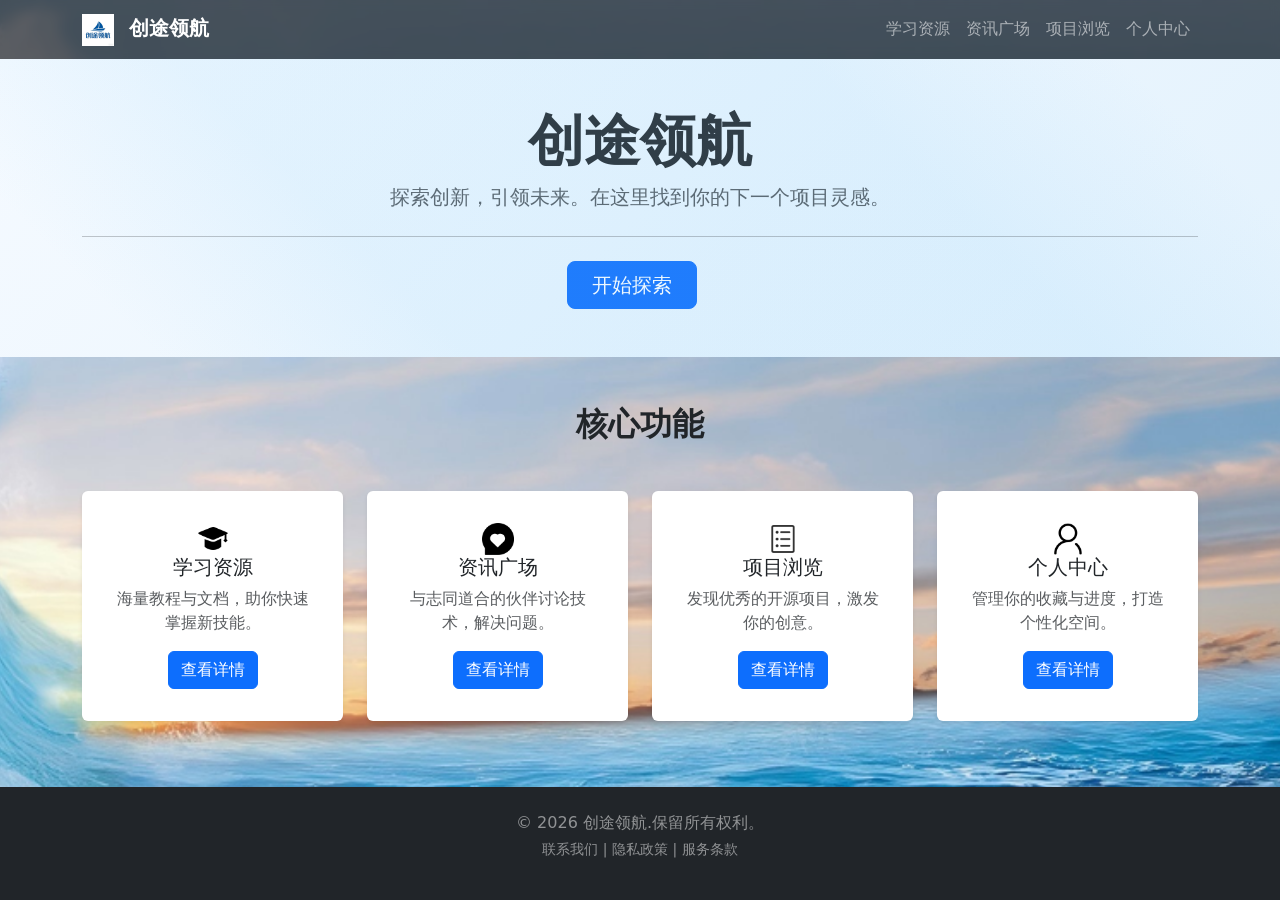
<file: index.html>
<!DOCTYPE html>
<html lang="zh-CN">
<head>
    <meta charset="UTF-8">
    <meta name="viewport" content="width=device-width, initial-scale=1.0">
    <title>创途领航 - 首页</title>
    <link href="./css/bootstrap.min.css" rel="stylesheet" >
    <link rel="stylesheet" href="./css/index.css">
</head>
<body>

    <!--  动态导航卡栏  -->
    <nav class="navbar navbar-expand-lg bg-dark navbar-dark shadow-sm">
        <div class="container">
            <a href="#" class="navbar-brand fw-bold">
                <img src="./images/logo.png" alt="logo" class="me-2" style="width: 32px; height: 32px; object-fit: contain;">
                创途领航
            </a>
            <button class="navbar-toggler" type="button" data-bs-toggle="collapse" data-bs-target="#navmenu">
                <span class="navbar-toggler-icon"></span>
            </button>
            <div class="collapse navbar-collapse" id="navmenu">
                <ul class="navbar-nav ms-auto">
                    <li class="nav-item"><a class="nav-link" href="study.html">学习资源</a></li>
                    <li class="nav-item"><a class="nav-link" href="competition.html">资讯广场</a></li>
                    <li class="nav-item"><a class="nav-link" href="project.html">项目浏览</a></li>
                    <li class="nav-item"><a class="nav-link" href="personal.html">个人中心</a></li>
                </ul>
            </div>
        </div>
    </nav>

    <div class="bg-full"></div><!--显示背景-->

    <!-- 主图 -->
    <section class="py-5 hero-gradient text-center content-section">
        <div class="container">
            <h1 class="display-4 fw-bold">创途领航</h1>
            <p class="lead text-muted">探索创新，引领未来。在这里找到你的下一个项目灵感。</p>
            <hr class="my-4">
            <div class="d-grid gap-2 d-sm-flex justify-content-sm-center">
                <a href="login.html"  class="btn btn-primary btn-lg px-4 me-sm-3">开始探索</a>
            </div>
        </div>
    </section>
    

    <!--卡片式分区-->
    <section id="features" class="py-5 content-section" >
        <div class="container">
            <h2 class="text-center mb-5 fw-bold">核心功能</h2>
            <div class="row g-4">
                <!-- 卡片 1 -->
                <div class="col-md-6 col-lg-3">
                    <div class="card h-100 border-0 shadow-sm text-center p-3">
                        <div class="card-body">
                            <img src="./images/study-active.png" alt="自定义图标" style="width: 2rem; height: 2rem; vertical-align: middle;">
                            <h5 class="card-title">学习资源</h5>
                            <p class="card-text text-muted">海量教程与文档，助你快速掌握新技能。</p>
                            <a href="study.html" class="btn btn-primary">查看详情</a>
                        </div>
                    </div>
                </div>
                <!-- 卡片 2 -->
                <div class="col-md-6 col-lg-3">
                    <div class="card h-100 border-0 shadow-sm text-center p-3">
                        <div class="card-body">
                            <img src="./images/community-active.png" alt="自定义图标" style="width: 2rem; height: 2rem; vertical-align: middle;">
                            <h5 class="card-title">资讯广场</h5>
                            <p class="card-text text-muted">与志同道合的伙伴讨论技术，解决问题。</p>
                            <a href="competition.html" class="btn btn-primary">查看详情</a>
                        </div>
                    </div>
                </div>
                <!-- 卡片 3 -->
                <div class="col-md-6 col-lg-3">
                    <div class="card h-100 border-0 shadow-sm text-center p-3">
                        <div class="card-body">
                            <img src="./images/项目.png" alt="自定义图标" style="width: 2rem; height: 2rem; vertical-align: middle;">
                            <h5 class="card-title">项目浏览</h5>
                            <p class="card-text text-muted">发现优秀的开源项目，激发你的创意。</p>
                            <a href="project.html" class="btn btn-primary">查看详情</a>
                        </div>
                    </div>
                </div>
                <!-- 卡片 4 -->
                <div class="col-md-6 col-lg-3">
                    <div class="card h-100 border-0 shadow-sm text-center p-3">
                        <div class="card-body">
                            <img src="./images/personal.png" alt="自定义图标" style="width: 2rem; height: 2rem; vertical-align: middle;">
                            <h5 class="card-title">个人中心</h5>
                            <p class="card-text text-muted">管理你的收藏与进度，打造个性化空间。</p>
                            <a href="personal.html" class="btn btn-primary">查看详情</a>
                        </div>
                    </div>
                </div>
            </div>
        </div>
    </section>

    <!-- 页脚 -->
    <footer class="bg-dark text-white-50 text-center py-4 mt-auto content-section">
        <div class="container">
            <p class="mb-1">&copy; 2026 创途领航.保留所有权利。</p>
            <p class="small">联系我们 | 隐私政策 | 服务条款</p>
        </div>
    </footer>

    <script src="./js/bootstrap.bundle.min.js" ></script>
</body>
</html>
</file>
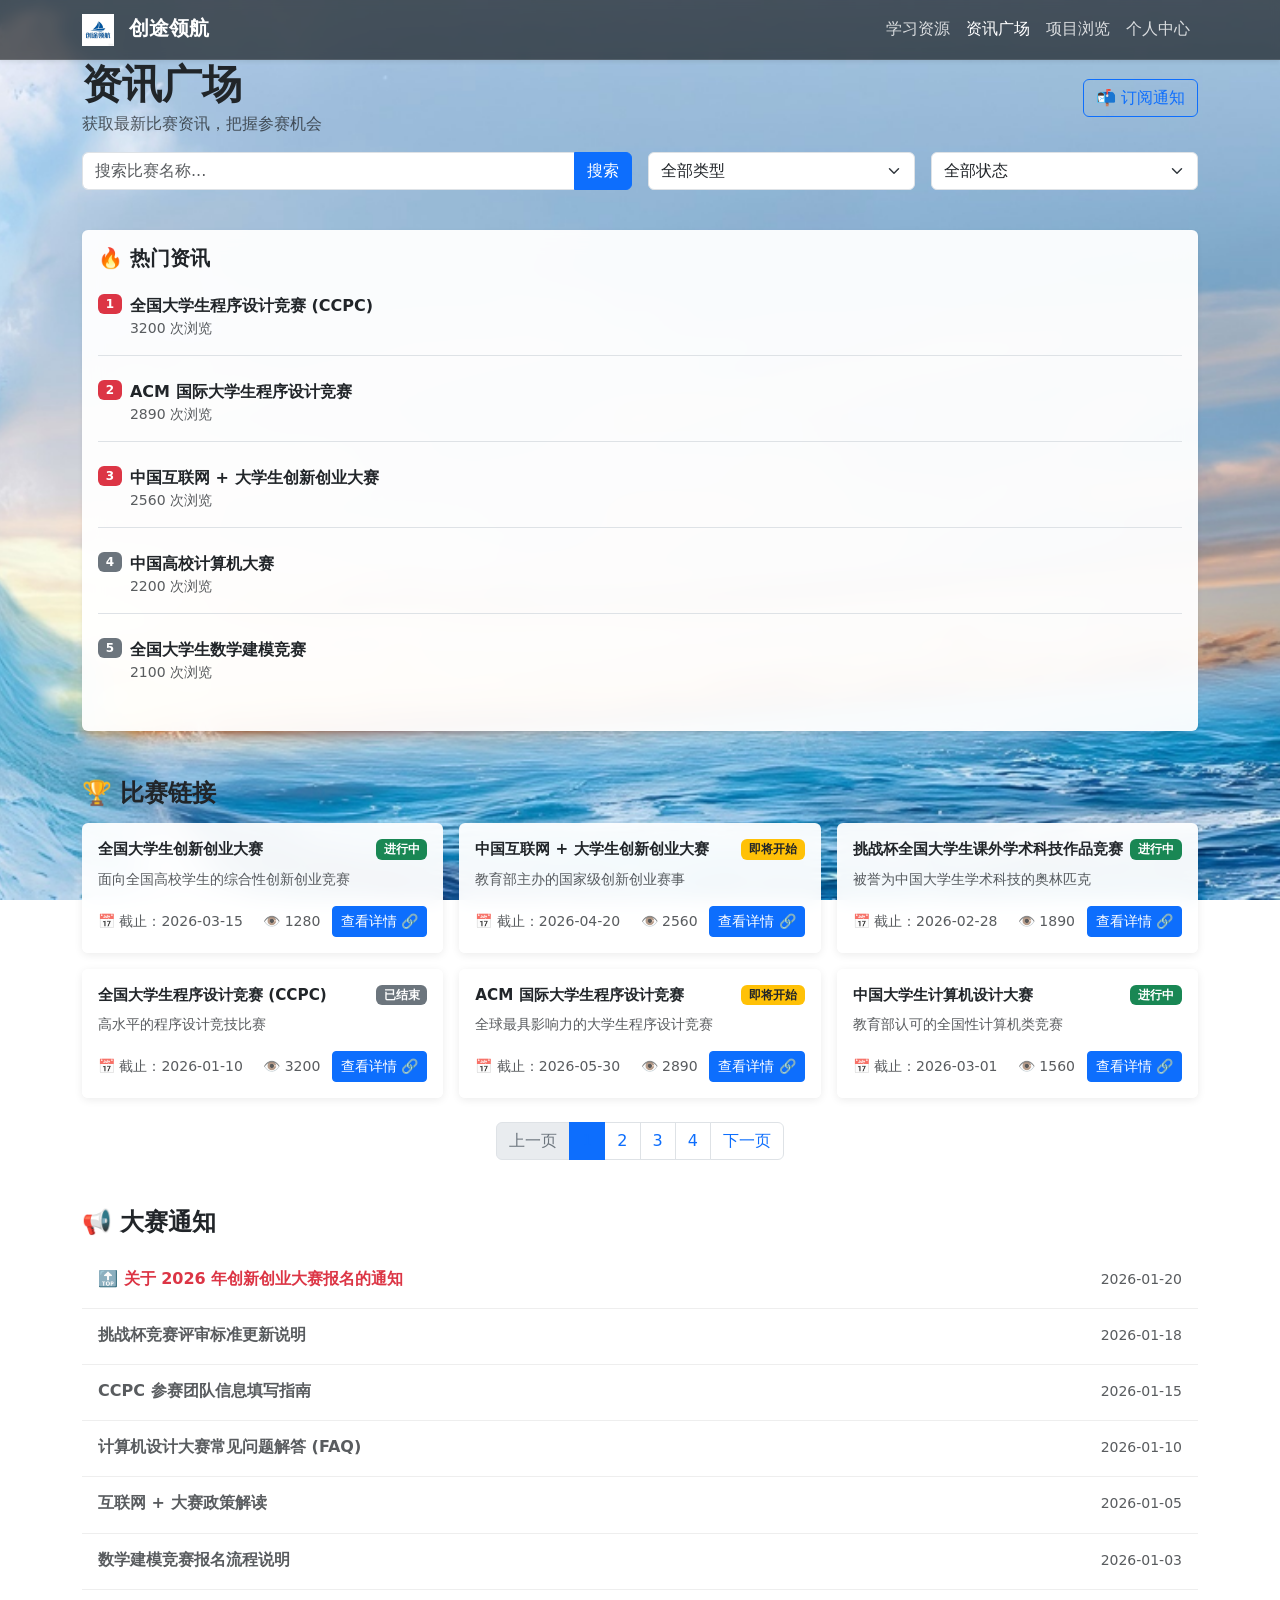
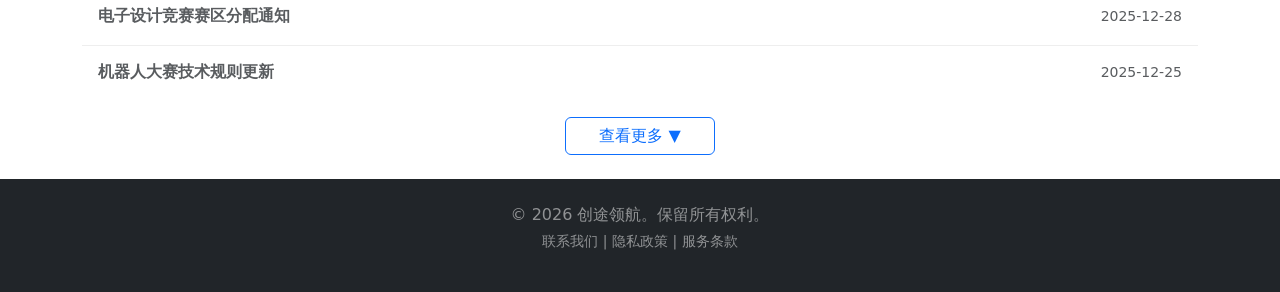
<file: competition.html>
<!DOCTYPE html>
<html lang="zh-CN">
<head>
    <meta charset="UTF-8">
    <meta name="viewport" content="width=device-width, initial-scale=1.0">
    <title>资讯广场 - 创途领航</title>
    <link href="./css/bootstrap.min.css" rel="stylesheet">
    <link rel="stylesheet" href="./css/common.css">
    <link rel="stylesheet" href="./css/competition.css">
    <link rel="stylesheet" href="./css/common.css">
</head>
<body>

    <!-- 导航栏 -->
    <nav class="navbar navbar-expand-lg bg-dark navbar-dark shadow-sm">
        <div class="container">
            <a href="index.html" class="navbar-brand fw-bold">
                <img src="./images/logo.png" alt="logo" class="me-2" style="width: 32px; height: 32px; object-fit: contain;">
                创途领航
            </a>
            <button class="navbar-toggler" type="button" data-bs-toggle="collapse" data-bs-target="#navmenu">
                <span class="navbar-toggler-icon"></span>
            </button>
            <div class="collapse navbar-collapse" id="navmenu">
                <ul class="navbar-nav ms-auto">
                      <li class="nav-item"><a class="nav-link " href="study.html">学习资源</a></li>
                    <li class="nav-item"><a class="nav-link active" href="competition.html">资讯广场</a></li>
                    <li class="nav-item"><a class="nav-link" href="project.html">项目浏览</a></li>
                    <li class="nav-item"><a class="nav-link" href="personal.html">个人中心</a></li>
                </ul>
            </div>
        </div>
    </nav>

    <div class="bg-full"></div>

    <!-- 页面标题 -->
    <section class="page-header">
        <div class="container">
            <div class="d-flex justify-content-between align-items-center">
                <div>
                    <h1 class="fw-bold mb-1">资讯广场</h1>
                    <p class="text-muted mb-0">获取最新比赛资讯，把握参赛机会</p>
                </div>
                <div>
                    <a href="#" class="btn btn-outline-primary" id="subscribeBtn">
                        📬 订阅通知
                    </a>
                </div>
            </div>
        </div>
    </section>

    <!-- 搜索与筛选 -->
    <section class="py-3">
        <div class="container">
            <div class="row g-3">
                <div class="col-md-6">
                    <div class="input-group">
                        <input type="text" class="form-control" id="searchInput" placeholder="搜索比赛名称...">
                        <button class="btn btn-primary" type="button" id="searchBtn">搜索</button>
                    </div>
                </div>
                <div class="col-md-3">
                    <select class="form-select" id="typeSelect">
                        <option value="">全部类型</option>
                        <option value="competition">比赛链接</option>
                        <option value="notice">大赛通知</option>
                    </select>
                </div>
                <div class="col-md-3">
                    <select class="form-select" id="statusSelect">
                        <option value="">全部状态</option>
                        <option value="ongoing">进行中</option>
                        <option value="upcoming">即将开始</option>
                        <option value="ended">已结束</option>
                    </select>
                </div>
            </div>
        </div>
    </section>

    <!-- 内容区域 -->
    <section class="py-4 flex-grow-1">
        <div class="container">
            <div class="row">
                <div class="col-12">                  
                    <!-- 热门资讯（移到顶部） -->
                    <div class="mb-5">
                        <div class="card border-0 shadow-sm">
                            <div class="card-body">
                                <h5 class="fw-bold mb-3">🔥 热门资讯</h5>
                                <ul class="list-unstyled mb-0 hot-list" id="hotList">
                                    <!-- 动态加载热门资讯 -->
                                </ul>
                            </div>
                        </div>
                    </div>

                    <!-- 比赛链接 -->
                    <div class="mb-5" id="competitionSection">
                        <h4 class="fw-bold mb-3">🏆 比赛链接</h4>
                        <div class="row g-3" id="competitionList">
                            <!-- 动态加载比赛卡片 -->
                        </div>
                        
                        <!-- 分页控件 -->
                        <nav class="mt-4" id="competitionPagination">
                            <ul class="pagination justify-content-center">
                                <!-- 动态生成分页 -->
                            </ul>
                        </nav>
                    </div>

                    <!-- 大赛通知 -->
                    <div id="noticeSection">
                        <h4 class="fw-bold mb-3">📢 大赛通知</h4>
                        <div class="list-group notice-list" id="noticeList">
                            <!-- 动态加载通知列表 -->
                        </div>
                        
                        <!-- 查看更多按钮 -->
                        <div class="text-center mt-3" id="noticeMoreBtn">
                            <button class="btn btn-outline-primary" id="toggleNoticeBtn">
                                查看更多 ▼
                            </button>
                        </div>
                    </div>
                </div>
            </div>
        </div>
    </section>
    <!-- 页脚 -->
    <footer class="bg-dark text-white-50 text-center py-4 mt-auto">
        <div class="container">
            <p class="mb-1">&copy; 2026 创途领航。保留所有权利。</p>
            <p class="small">联系我们 | 隐私政策 | 服务条款</p>
        </div>
    </footer>

    <script src="./js/bootstrap.bundle.min.js"></script>
    
    <script src="./js/competition.js"></script>
    
</body>
</html>
</file>
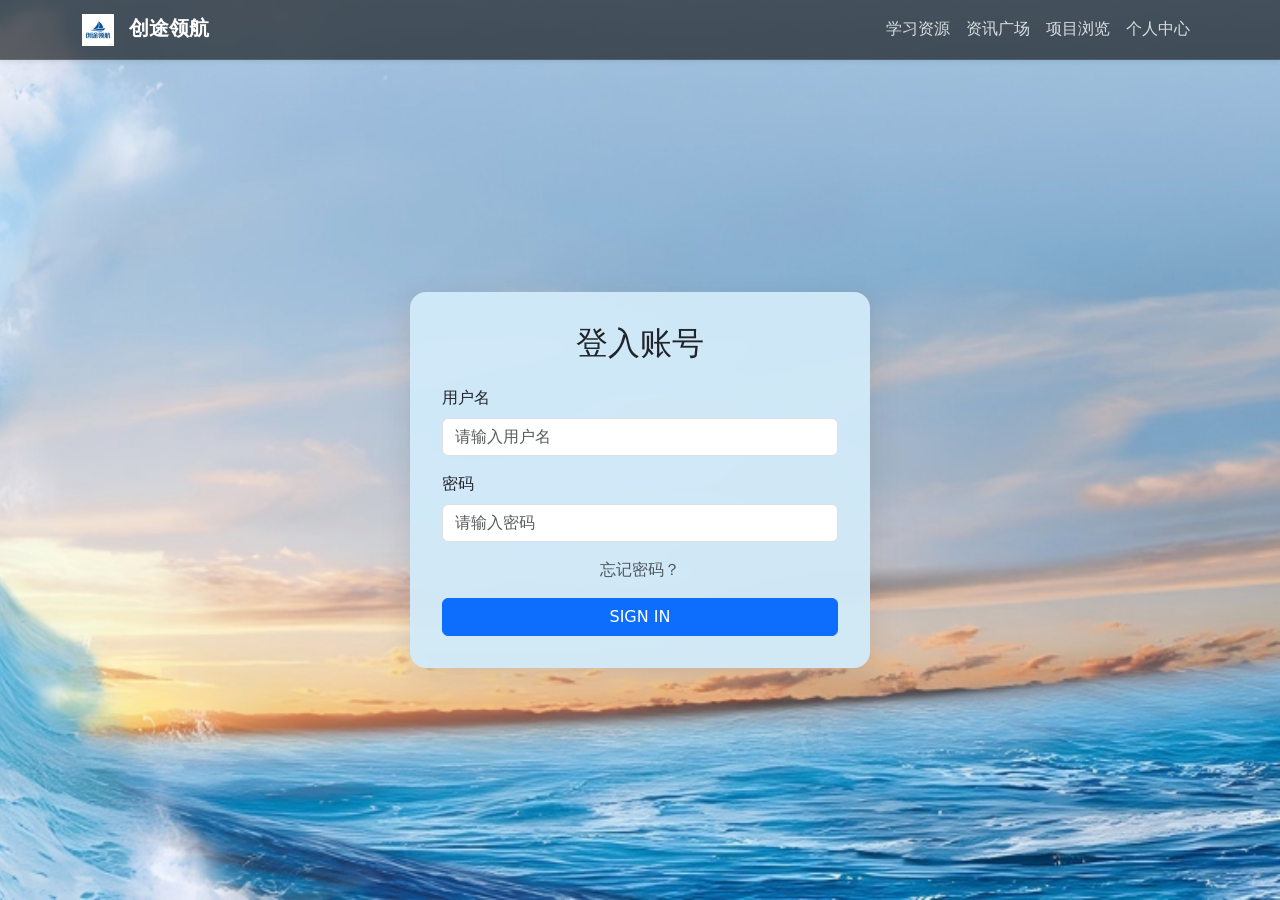
<file: login.html>
<!DOCTYPE html>
<html lang="zh-CN">
<head>
    <meta charset="UTF-8">
    <meta name="viewport" content="width=device-width, initial-scale=1.0">
    <title>创途领航 - 登录</title>
    <link href="./css/bootstrap.min.css" rel="stylesheet">
    <link rel="stylesheet" href="./css/login.css">
    <link rel="stylesheet" href="./css/common.css">
</head>
<body>
   
    <!-- 导航栏 -->
    <nav class="navbar navbar-expand-lg bg-dark navbar-dark shadow-sm">
        <div class="container">
            <a href="index.html" class="navbar-brand fw-bold">
                <img src="./images/logo.png" alt="logo" class="me-2" style="width: 32px; height: 32px; object-fit: contain;">
                创途领航
            </a>
            <button class="navbar-toggler" type="button" data-bs-toggle="collapse" data-bs-target="#navmenu">
                <span class="navbar-toggler-icon"></span>
            </button>
            <div class="collapse navbar-collapse" id="navmenu">
                <ul class="navbar-nav ms-auto">
                    <li class="nav-item"><a class="nav-link" href="index.html#resources">学习资源</a></li>
                    <li class="nav-item"><a class="nav-link " href="competition.html">资讯广场</a></li>
                    <li class="nav-item"><a class="nav-link" href="project.html">项目浏览</a></li>
                    <li class="nav-item"><a class="nav-link" href="index.html#profile">个人中心</a></li>
                </ul>
            </div>
        </div>
    </nav>

    <!-- 背景图 -->
    <div class="bg-full"></div>

    <!-- 登录容器 -->
    <div class="login-container">
        <div class="login-wrapper">
            <div class="login-card">
                <h2 class="text-center mb-4">登入账号</h2>
                <form id="loginForm">
                    <div class="mb-3">
                        <label for="username" class="form-label">用户名</label>
                        <input type="text" class="form-control" id="username" placeholder="请输入用户名" required>
                    </div>
                    <div class="mb-3">
                        <label for="password" class="form-label">密码</label>
                        <input type="password" class="form-control" id="password" placeholder="请输入密码" required>
                    </div>
                    <div class="text-center mb-3">
                        <a href="#" class="text-decoration-none text-muted">忘记密码？</a>
                    </div>
                    <button type="submit" class="btn btn-primary w-100">SIGN IN</button>
                </form>
            </div>
        </div>
    </div>

    <script src="./js/bootstrap.bundle.min.js"></script>
    <script src="./js/login.js"></script>
</body>
</html>
</file>
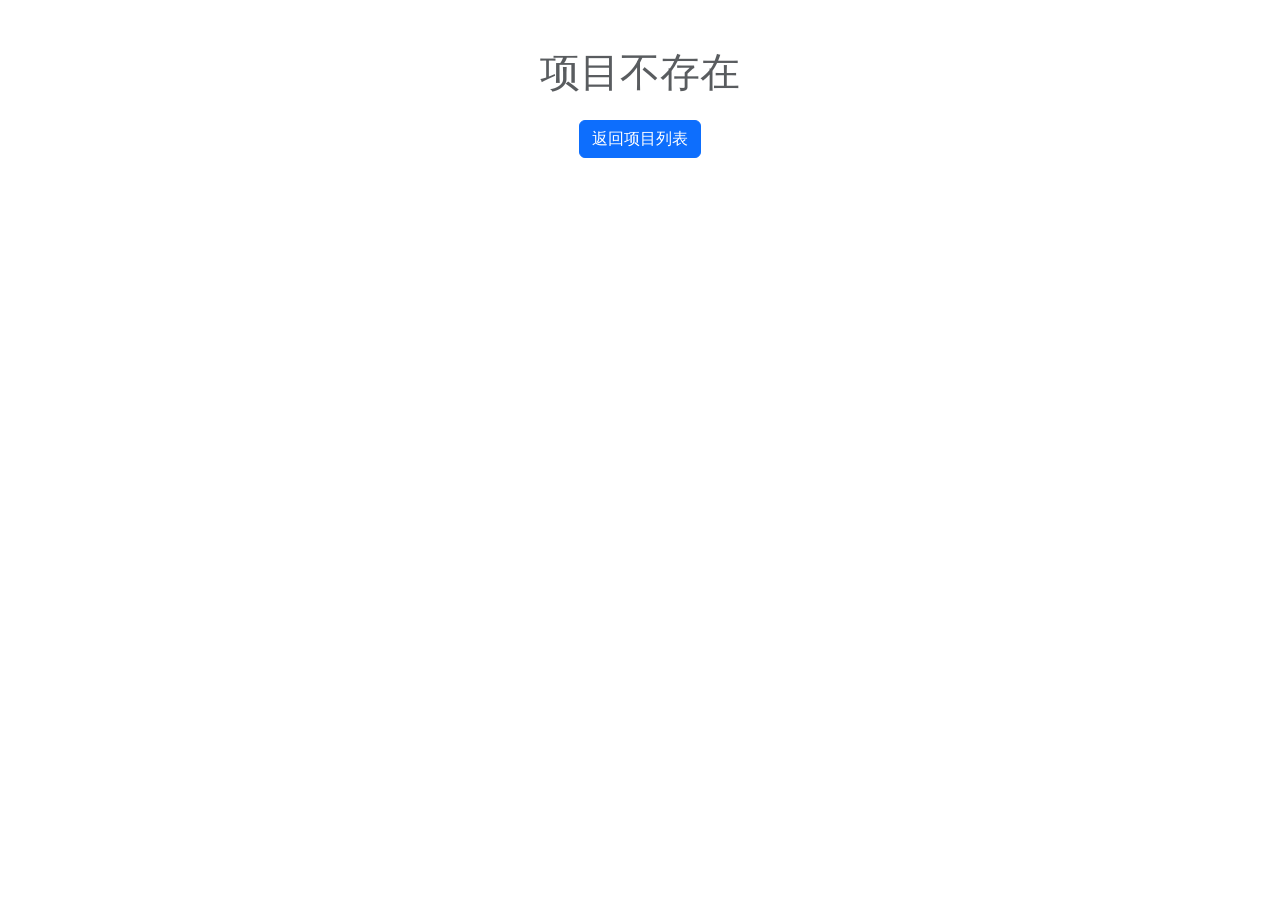
<file: project-detail.html>
<!DOCTYPE html>
<html lang="zh-CN">
<head>
    <meta charset="UTF-8">
    <meta name="viewport" content="width=device-width, initial-scale=1.0">
    <title>项目详情 - 创途领航</title>
    <link href="./css/bootstrap.min.css" rel="stylesheet">
    <link rel="stylesheet" href="./css/index.css">
    <link rel="stylesheet" href="./css/project.css">
</head>
<body>

    <!-- 导航栏 -->
    <nav class="navbar navbar-expand-lg bg-dark navbar-dark shadow-sm">
        <div class="container">
            <a href="index.html" class="navbar-brand fw-bold">
                <img src="./images/logo.png" alt="logo" class="me-2" style="width: 32px; height: 32px; object-fit: contain;">
                创途领航
            </a>
            <button class="navbar-toggler" type="button" data-bs-toggle="collapse" data-bs-target="#navmenu">
                <span class="navbar-toggler-icon"></span>
            </button>
            <div class="collapse navbar-collapse" id="navmenu">
                <ul class="navbar-nav ms-auto">
                    <li class="nav-item"><a class="nav-link" href="study.html">学习资源</a></li>
                    <li class="nav-item"><a class="nav-link" href="competition.html">资讯广场</a></li>
                    <li class="nav-item"><a class="nav-link" href="project.html">项目浏览</a></li>
                    <li class="nav-item"><a class="nav-link" href="personal.html">个人中心</a></li>
                </ul>
            </div>
        </div>
    </nav>

    <!-- 返回按钮 -->
    <section class="py-3 bg-light">
        <div class="container">
            <a href="project.html" class="btn btn-outline-secondary btn-sm">
                ← 返回项目列表
            </a>
        </div>
    </section>

    <!-- 项目详情内容 -->
    <section class="py-4">
        <div class="container">
            <div class="row g-4">
                <!-- 左侧：项目信息 -->
                <div class="col-lg-8">
                    <!-- 项目标题 -->
                    <div class="mb-4">
                        <h1 class="fw-bold mb-2">项目标题</h1>
                        <div class="d-flex align-items-center gap-3">
                            <span class="badge bg-primary">分类</span>
                            <span class="text-muted small">📅 日期</span>
                        </div>
                    </div>

                    <!-- 项目简介 -->
                    <div class="card border-0 shadow-sm mb-4">
                        <div class="card-body">
                            <h5 class="fw-bold mb-3">📋 项目简介</h5>
                            <p class="card-text text-muted" id="projectDescription1">
                                项目简介将会在这里显示...
                            </p>
                            <p class="card-text text-muted" id="projectDescription2">
                                更多详情...
                            </p>
                        </div>
                    </div>

                    <!-- 核心技术 -->
                    <div class="card border-0 shadow-sm mb-4">
                        <div class="card-body">
                            <h5 class="fw-bold mb-3">🔧 核心技术</h5>
                            <div class="d-flex flex-wrap gap-2" id="techStackContainer">
                            </div>
                        </div>
                    </div>

                    <!-- 预期成果 -->
                    <div class="card border-0 shadow-sm mb-4">
                        <div class="card-body">
                            <h5 class="fw-bold mb-3">🎯 预期成果</h5>
                            <ul class="list-unstyled mb-0" id="expectedResultsList">
                            </ul>
                        </div>
                    </div>

                    <!-- 项目书 PDF -->
                    <div class="card border-0 shadow-sm mb-4">
                        <div class="card-body">
                            <h5 class="fw-bold mb-3">📄 项目书</h5>
                            <div class="d-flex align-items-center justify-content-between p-3 bg-light rounded" id="pdfInfoContainer">
                                <div class="d-flex align-items-center">
                                    <span class="fs-4 me-3">📕</span>
                                    <div>
                                        <p class="mb-1 fw-bold" id="pdfFileName">项目计划书.pdf</p>
                                        <p class="mb-0 text-muted small" id="pdfUploadDate">上传时间：--</p>
                                    </div>
                                </div>
                                <a href="#" class="btn btn-primary" id="downloadPdfBtn" download="">
                                    ⬇️ 下载
                                </a>
                            </div>
                            <p class="text-muted small mt-2">
                                💡 提示：项目计划书可在项目详情中下载
                            </p>
                        </div>
                    </div>
                </div>

                <!-- 右侧：项目信息卡片 -->
                <div class="col-lg-4">
                    <div class="card border-0 shadow-sm sticky-top" style="top: 20px;">
                        <div class="card-body">
                            <h5 class="fw-bold mb-3">📊 项目信息</h5>
                            <ul class="list-unstyled mb-0">
                                <li class="mb-3">
                                    <span class="text-muted">项目负责人</span>
                                    <p class="mb-0 fw-bold" id="projectLeader">负责人</p>
                                </li>
                                <li class="mb-3">
                                    <span class="text-muted">开发周期</span>
                                    <p class="mb-0 fw-bold" id="projectCycle">周期</p>
                                </li>
                                <li class="mb-3">
                                    <span class="text-muted">项目状态</span>
                                    <p class="mb-0" id="projectStatus"><span class="badge bg-success">状态</span></p>
                                </li>
                                <li class="mb-3">
                                    <span class="text-muted">团队成员</span>
                                    <p class="mb-0 fw-bold" id="teamSize">团队规模</p>
                                </li>
                                <li class="mb-3">
                                    <span class="text-muted">最后更新</span>
                                    <p class="mb-0 fw-bold" id="updateTime">更新时间</p>
                                </li>
                            </ul>
                            <hr>
                            <div class="d-grid gap-2">
                                <button class="btn btn-primary">⭐ 收藏项目</button>
                            </div>
                        </div>
                    </div>
                </div>
            </div>
        </div>
    </section>

    <!-- 页脚 -->
    <footer class="bg-dark text-white-50 text-center py-4 mt-auto">
        <div class="container">
            <p class="mb-1">&copy; 2026 创途领航。保留所有权利。</p>
            <p class="small">联系我们 | 隐私政策 | 服务条款</p>
        </div>
    </footer>

    <script src="./js/bootstrap.bundle.min.js"></script>
    <script src="./js/project-detail.js"></script>
</body>
</html>
</file>
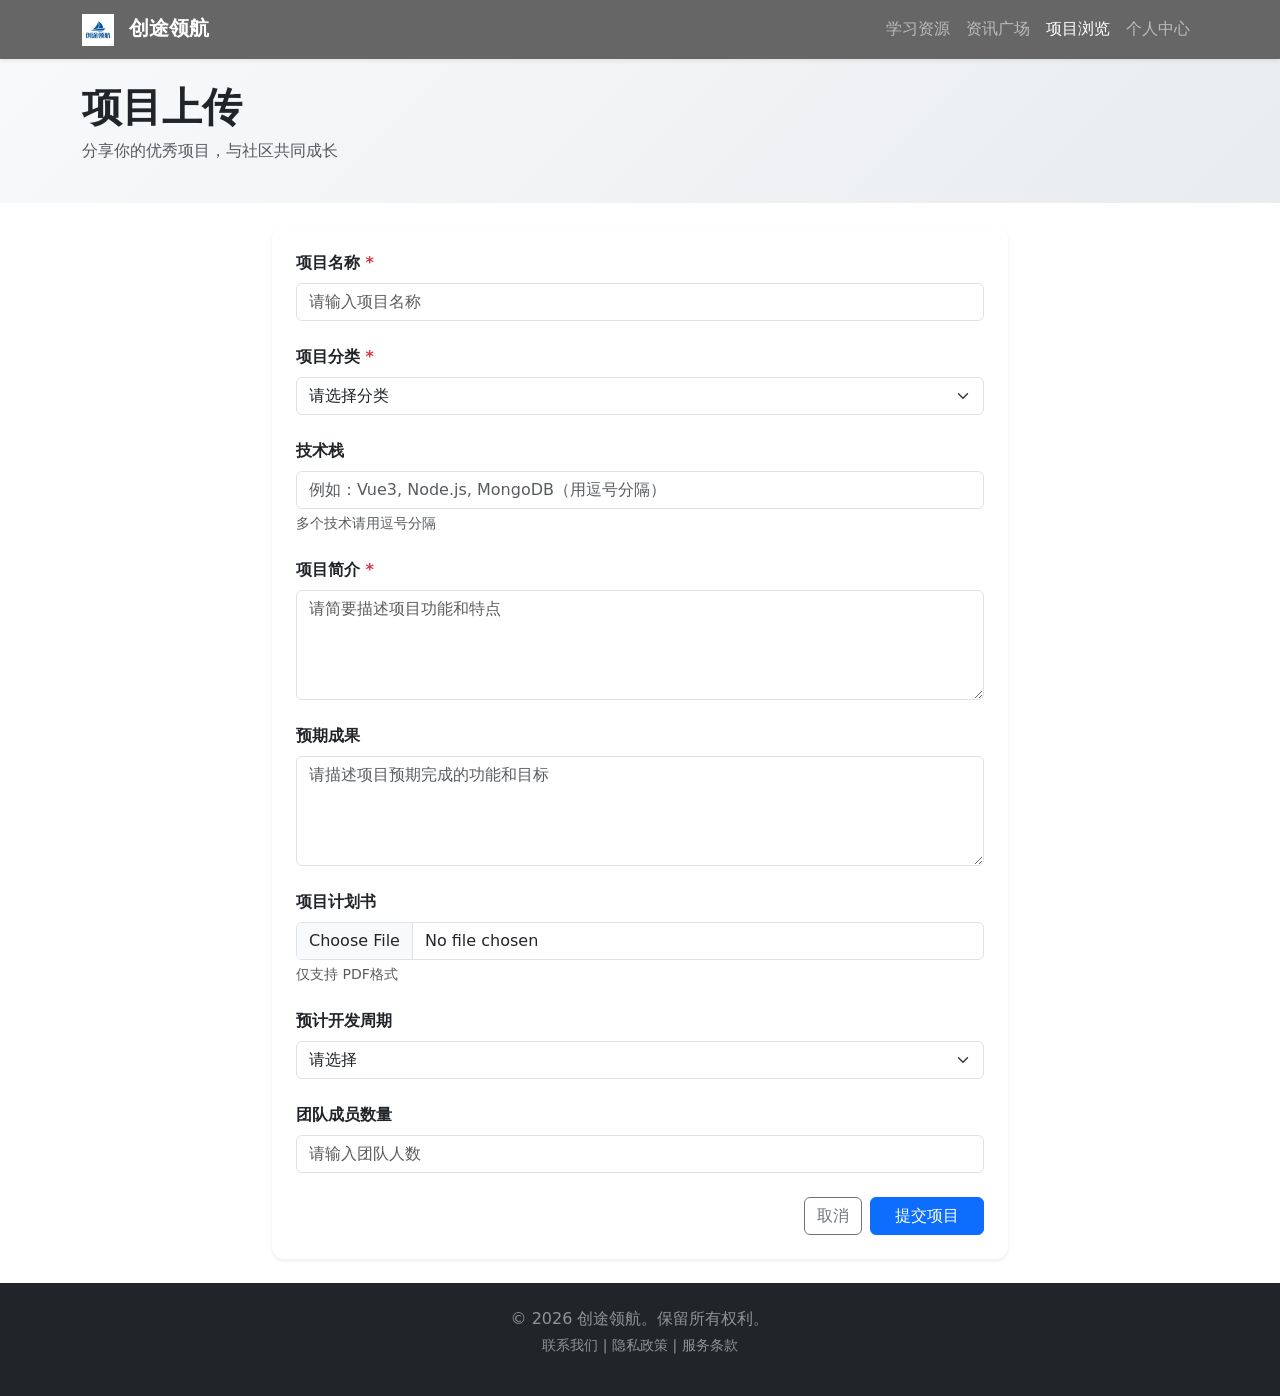
<file: project-up.html>
<!DOCTYPE html>
<html lang="zh-CN">
<head>
    <meta charset="UTF-8">
    <meta name="viewport" content="width=device-width, initial-scale=1.0">
    <title>项目上传 - 创途领航</title>
    <link href="./css/bootstrap.min.css" rel="stylesheet">
    <link rel="stylesheet" href="./css/index.css">
    <link rel="stylesheet" href="./css/project.css">
</head>
<body>

    <!-- 导航栏 -->
    <nav class="navbar navbar-expand-lg bg-dark navbar-dark shadow-sm">
        <div class="container">
            <a href="index.html" class="navbar-brand fw-bold">
                <img src="./images/logo.png" alt="logo" class="me-2" style="width: 32px; height: 32px; object-fit: contain;">
                创途领航
            </a>
            <button class="navbar-toggler" type="button" data-bs-toggle="collapse" data-bs-target="#navmenu">
                <span class="navbar-toggler-icon"></span>
            </button>
            <div class="collapse navbar-collapse" id="navmenu">
                <ul class="navbar-nav ms-auto">
                    <li class="nav-item"><a class="nav-link" href="study.html">学习资源</a></li>
                    <li class="nav-item"><a class="nav-link" href="competition.html">资讯广场</a></li>
                    <li class="nav-item"><a class="nav-link active" href="project.html">项目浏览</a></li>
                    <li class="nav-item"><a class="nav-link " href="personal.html">个人中心</a></li>
                </ul>
            </div>
        </div>
    </nav>

    <!-- 页面标题 -->
    <section class="py-4 bg-light">
        <div class="container">
            <h1 class="fw-bold">项目上传</h1>
            <p class="text-muted">分享你的优秀项目，与社区共同成长</p>
        </div>
    </section>

    <!-- 上传表单 -->
    <section class="py-4">
        <div class="container">
            <div class="row justify-content-center">
                <div class="col-lg-8">
                    <form id="uploadForm" class="card border-0 shadow-sm">
                        <div class="card-body p-4">
                            
                            <!-- 项目名称 -->
                            <div class="mb-4">
                                <label for="projectName" class="form-label fw-bold">项目名称 <span class="text-danger">*</span></label>
                                <input type="text" class="form-control" id="projectName" placeholder="请输入项目名称" required>
                            </div>

                            <!-- 项目分类 -->
                            <div class="mb-4">
                                <label for="projectCategory" class="form-label fw-bold">项目分类 <span class="text-danger">*</span></label>
                                <select class="form-select" id="projectCategory" required>
                                    <option value="">请选择分类</option>
                                    <option value="web">Web 开发</option>
                                    <option value="mobile">移动应用</option>
                                    <option value="ai">人工智能</option>
                                    <option value="data">数据分析</option>
                                </select>
                            </div>

                            <!-- 技术栈 -->
                            <div class="mb-4">
                                <label for="techStack" class="form-label fw-bold">技术栈</label>
                                <input type="text" class="form-control" id="techStack" placeholder="例如：Vue3, Node.js, MongoDB（用逗号分隔）">
                                <div class="form-text">多个技术请用逗号分隔</div>
                            </div>

                            <!-- 项目简介 -->
                            <div class="mb-4">
                                <label for="projectDesc" class="form-label fw-bold">项目简介 <span class="text-danger">*</span></label>
                                <textarea class="form-control" id="projectDesc" rows="4" placeholder="请简要描述项目功能和特点" required></textarea>
                            </div>

                            <!-- 预期成果 -->
                            <div class="mb-4">
                                <label for="expectedResults" class="form-label fw-bold">预期成果</label>
                                <textarea class="form-control" id="expectedResults" rows="4" placeholder="请描述项目预期完成的功能和目标"></textarea>
                            </div>

                            <!-- 项目书上传 -->
                            <div class="mb-4">
                                <label for="projectFile" class="form-label fw-bold">项目计划书</label>
                                <input class="form-control" type="file" id="projectFile" accept=".pdf,.doc,.docx">
                                <div class="form-text">仅支持 PDF格式</div>
                            </div>

                            <!-- 开发周期 -->
                            <div class="mb-4">
                                <label for="developmentCycle" class="form-label fw-bold">预计开发周期</label>
                                <select class="form-select" id="developmentCycle">
                                    <option value="">请选择</option>
                                    <option value="1">1 个月</option>
                                    <option value="2">2 个月</option>
                                    <option value="3">3 个月</option>
                                    <option value="6">6 个月</option>
                                    <option value="12">6 个月以上</option>
                                </select>
                            </div>

                            <!-- 团队成员 -->
                            <div class="mb-4">
                                <label for="teamSize" class="form-label fw-bold">团队成员数量</label>
                                <input type="number" class="form-control" id="teamSize" placeholder="请输入团队人数" min="1" max="50">
                            </div>

                            <!-- 提交按钮 -->
                            <div class="d-grid gap-2 d-md-flex justify-content-md-end">
                                <a href="project.html" class="btn btn-outline-secondary">取消</a>
                                <button type="submit" class="btn btn-primary px-4">提交项目</button>
                            </div>
                        </div>
                    </form>
                </div>
            </div>
        </div>
    </section>

    <!-- 页脚 -->
    <footer class="bg-dark text-white-50 text-center py-4 mt-auto">
        <div class="container">
            <p class="mb-1">&copy; 2026 创途领航。保留所有权利。</p>
            <p class="small">联系我们 | 隐私政策 | 服务条款</p>
        </div>
    </footer>

    <script src="./js/bootstrap.bundle.min.js"></script>
</body>
</html>
</file>
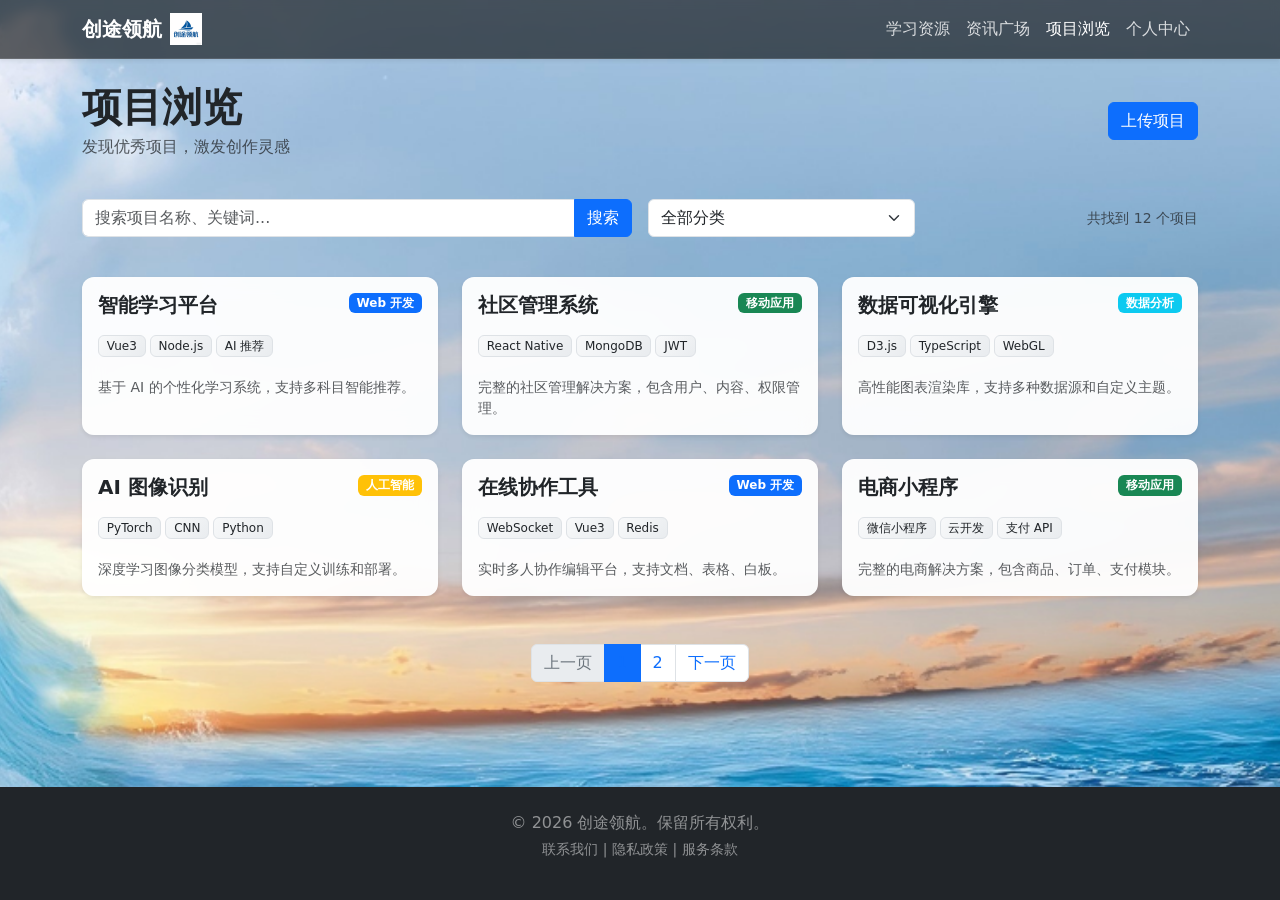
<file: project.html>
<!DOCTYPE html>
<html lang="zh-CN">
<head>
    <meta charset="UTF-8">
    <meta name="viewport" content="width=device-width, initial-scale=1.0">
    <title>项目浏览 - 创途领航</title>
    <link href="./css/bootstrap.min.css" rel="stylesheet">
    <link rel="stylesheet" href="https://cdn.jsdelivr.net/npm/bootstrap-icons@1.8.0/font/bootstrap-icons.css">
    <link rel="stylesheet" href="./css/index.css">
    <link rel="stylesheet" href="./css/project.css">
    <link rel="stylesheet" href="./css/common.css">
</head>
<body>

    <!-- 导航栏 -->
    <nav class="navbar navbar-expand-lg bg-dark navbar-dark shadow-sm">
        <div class="container">
            <a href="index.html" class="navbar-brand fw-bold d-flex align-items-center">
                创途领航
                <img src="./images/logo.png" alt="创途领航 logo" class="ms-2" style="width: 32px; height: 32px; object-fit: contain;">
            </a>
            <button class="navbar-toggler" type="button" data-bs-toggle="collapse" data-bs-target="#navmenu">
                <span class="navbar-toggler-icon"></span>
            </button>
            <div class="collapse navbar-collapse" id="navmenu">
                <ul class="navbar-nav ms-auto">
                    <li class="nav-item"><a class="nav-link" href="study.html">学习资源</a></li>
                    <li class="nav-item"><a class="nav-link" href="competition.html">资讯广场</a></li>
                    <li class="nav-item"><a class="nav-link active" href="project.html">项目浏览</a></li>
                    <li class="nav-item"><a class="nav-link" href="personal.html">个人中心</a></li>
                </ul>
            </div>
        </div>
    </nav>

    <div class="bg-full"></div>

    <!-- 页面标题 -->
    <section class="py-4">
        <div class="container">
            <div class="d-flex justify-content-between align-items-center">
                <div>
                    <h1 class="fw-bold mb-1">项目浏览</h1>
                    <p class="text-muted mb-0">发现优秀项目，激发创作灵感</p>
                </div>
                <div>
                    <a href="project-up.html" class="btn btn-primary">上传项目</a>
                </div>
            </div>
        </div>
    </section>

    <!-- 搜索与筛选 -->
    <section class="py-3">
        <div class="container">
            <div class="row g-3 align-items-center">
                <div class="col-md-6">
                    <div class="input-group">
                        <input type="text" class="form-control" id="searchInput" placeholder="搜索项目名称、关键词...">
                        <button class="btn btn-primary" type="button" id="searchBtn">搜索</button>
                    </div>
                </div>
                <div class="col-md-3">
                    <select class="form-select" id="categorySelect">
                        <option value="">全部分类</option>
                        <option value="web">Web 开发</option>
                        <option value="mobile">移动应用</option>
                        <option value="ai">人工智能</option>
                        <option value="data">数据分析</option>
                    </select>
                </div>
                <div class="col-md-3 text-end">
                    <span class="text-muted small" id="resultInfo">共找到 12 个项目</span>
                </div>
            </div>
        </div>
    </section>

    <!-- 项目列表 -->
    <section class="py-4" id="projectListSection">
        <div class="container">
            <div class="row g-4" id="projectList">
                <!-- 动态加载项目卡片 -->
            </div>

            <!-- 分页 -->
            <nav class="mt-5" id="projectPagination">
                <ul class="pagination justify-content-center">
                    <!-- 动态生成分页 -->
                </ul>
            </nav>
        </div>
    </section>

    <!-- 页脚 -->
    <footer class="bg-dark text-white-50 text-center py-4 mt-auto">
        <div class="container">
            <p class="mb-1">&copy; 2026 创途领航。保留所有权利。</p>
            <p class="small">联系我们 | 隐私政策 | 服务条款</p>
        </div>
    </footer>

    <script src="./js/bootstrap.bundle.min.js"></script>
    <script src="./js/project.js"></script>
</body>
</html>
</file>
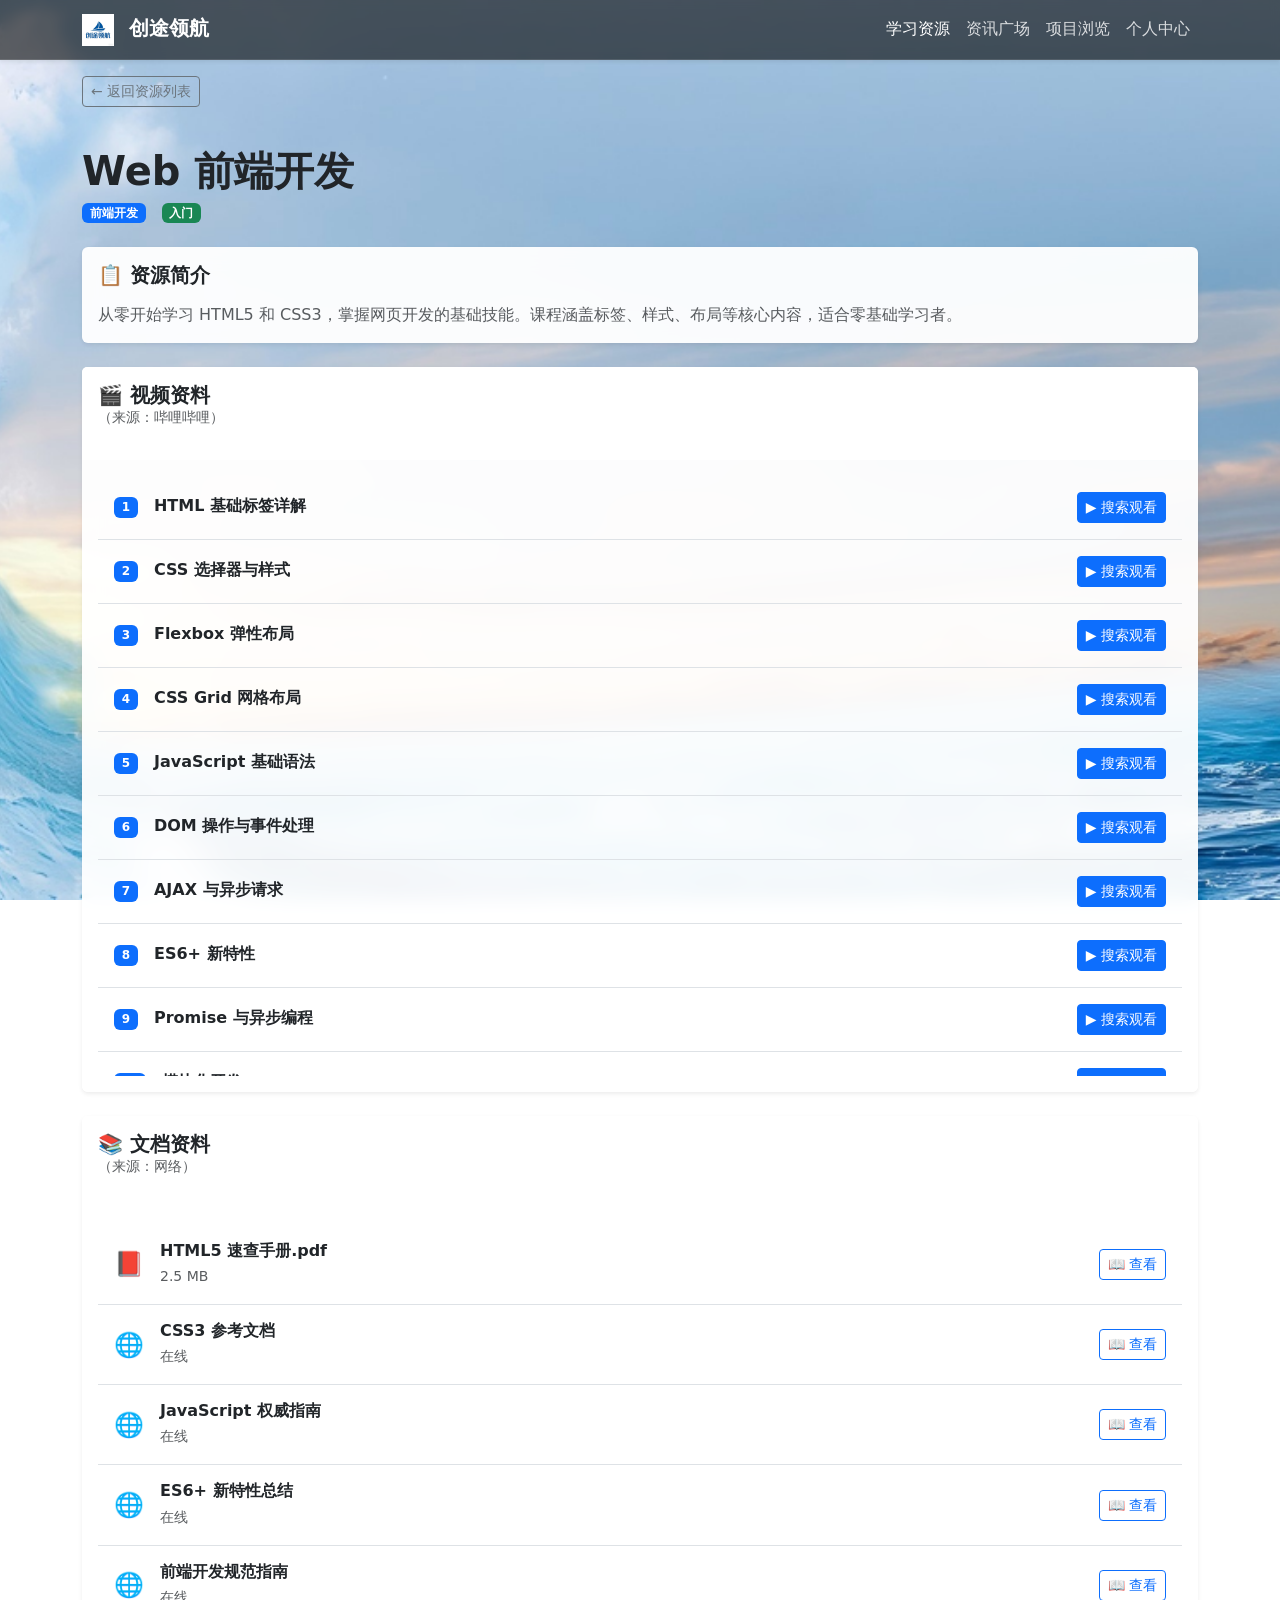
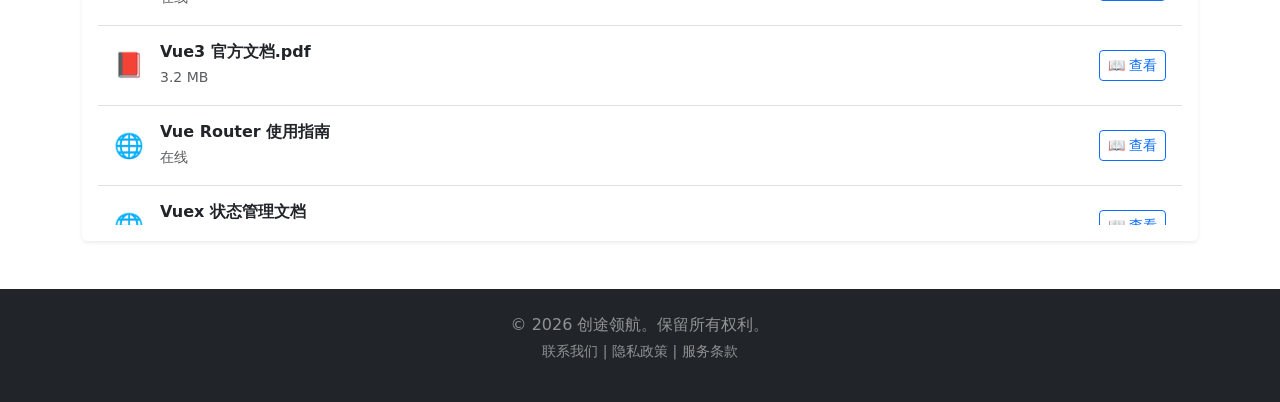
<file: study-detail.html>
<!DOCTYPE html>
<html lang="zh-CN">
<head>
    <meta charset="UTF-8">
    <meta name="viewport" content="width=device-width, initial-scale=1.0">
    <title>学习详情 - 创途领航</title>
    <link href="./css/bootstrap.min.css" rel="stylesheet">
    <link rel="stylesheet" href="./css/index.css">
    <link rel="stylesheet" href="./css/common.css">
    <link rel="stylesheet" href="./css/study-detail.css">
</head>
<body>
    <!-- 导航栏 -->
    <nav class="navbar navbar-expand-lg bg-dark navbar-dark shadow-sm">
        <div class="container">
            <a href="index.html" class="navbar-brand fw-bold">
                <img src="./images/logo.png" alt="logo" class="me-2" style="width: 32px; height: 32px; object-fit: contain;">
                创途领航
            </a>
            <button class="navbar-toggler" type="button" data-bs-toggle="collapse" data-bs-target="#navmenu">
                <span class="navbar-toggler-icon"></span>
            </button>
            <div class="collapse navbar-collapse" id="navmenu">
                <ul class="navbar-nav ms-auto">
                    <li class="nav-item"><a class="nav-link active" href="study.html">学习资源</a></li>
                    <li class="nav-item"><a class="nav-link" href="competition.html">资讯广场</a></li>
                    <li class="nav-item"><a class="nav-link" href="project.html">项目浏览</a></li>
                    <li class="nav-item"><a class="nav-link" href="personal.html">个人中心</a></li>
                </ul>
            </div>
        </div>
    </nav>

    <div class="bg-full"></div>

    <!-- 返回按钮 -->
    <section class="py-3 ">
        <div class="container">
            <a href="study.html" class="btn btn-outline-secondary btn-sm">← 返回资源列表</a>
        </div>
    </section>

    <!-- 学习详情内容 -->
    <section class="py-4">
        <div class="container">
            <!-- 资源标题 -->
            <div class="mb-4">
                <h1 class="fw-bold mb-2" id="resourceTitle">加载中...</h1>
                <div class="d-flex align-items-center gap-3">
                    <span class="badge bg-primary" id="resourceCategory">分类</span>
                    <span class="badge bg-success" id="resourceLevel">难度</span>
                    <span class="text-muted small"><span id="viewCount">0</span> </span>
                    <span class="text-muted small"> <span id="likeCount">0</span> </span>
                </div>
            </div>

            <!-- 资源简介 -->
            <div class="card border-0 shadow-sm mb-4">
                <div class="card-body">
                    <h5 class="fw-bold mb-3">📋 资源简介</h5>
                    <p class="card-text text-muted" id="resourceDesc">加载中...</p>
                </div>
            </div>

            <!-- 视频资料 -->
            <div class="card border-0 shadow-sm mb-4">
                <div class="card-header bg-white border-0 py-3">
                    <h5 class="fw-bold mb-0">🎬 视频资料</h5>
                    <p class="small text-muted">（来源：哔哩哔哩）</p>
                </div>
                <div class="card-body">
                    <div id="videoList"></div>
                </div>
            </div>

            <!-- 文档资料 -->
            <div class="card border-0 shadow-sm mb-4">
                <div class="card-header bg-white border-0 py-3">
                    <h5 class="fw-bold mb-0">📚 文档资料</h5>
                    <p class="small text-muted">（来源：网络）</p>
                </div>
                <div class="card-body">
                    <div id="documentList"></div>
                </div>
            </div>
        </div>
    </section>

    <!-- 页脚 -->
    <footer class="bg-dark text-white-50 text-center py-4 mt-auto">
        <div class="container">
            <p class="mb-1">&copy; 2026 创途领航。保留所有权利。</p>
            <p class="small">联系我们 | 隐私政策 | 服务条款</p>
        </div>
    </footer>

    <script src="./js/bootstrap.bundle.min.js"></script>
    <script src="./js/study-detail.js"></script>
</body>
</html>
</file>
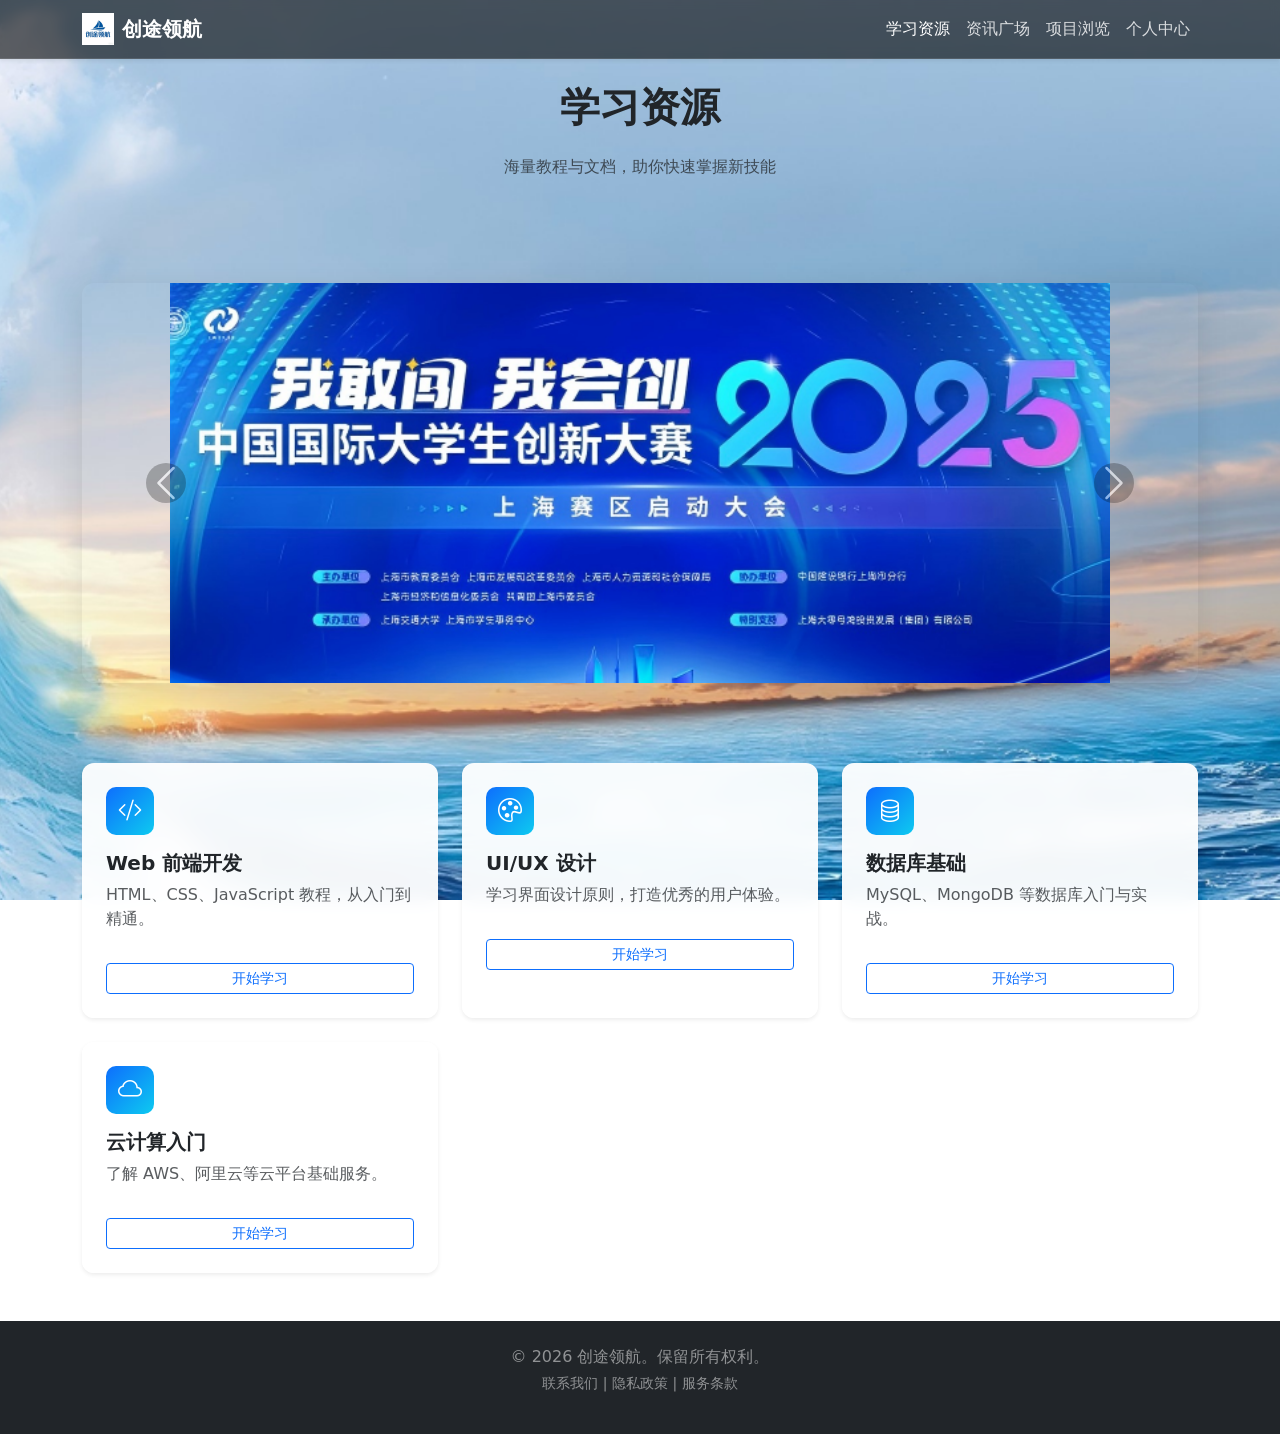
<file: study.html>
<!DOCTYPE html>
<html lang="zh-CN">
<head>
    <meta charset="UTF-8">
    <meta name="viewport" content="width=device-width, initial-scale=1.0">
    <title>学习资源 - 创途领航</title>
    <link href="./css/bootstrap.min.css" rel="stylesheet">
     <link rel="stylesheet" href="./font/bootstrap-icons.css">
    <link rel="stylesheet" href="./css/study.css">
    <link rel="stylesheet" href="./css/common.css">
</head>

<body>
    <!-- 导航栏 -->
    <nav class="navbar navbar-expand-lg bg-dark navbar-dark shadow-sm">
        <div class="container">
            <a href="index.html" class="navbar-brand fw-bold d-flex align-items-center">
                <img src="./images/logo.png" alt="logo" class="me-2" style="width: 32px; height: 32px; object-fit: contain;">
                创途领航
            </a>
            <button class="navbar-toggler" type="button" data-bs-toggle="collapse" data-bs-target="#navmenu">
                <span class="navbar-toggler-icon"></span>
            </button>
            <div class="collapse navbar-collapse" id="navmenu">
                <ul class="navbar-nav ms-auto">
                    <li class="nav-item"><a class="nav-link active" href="study.html">学习资源</a></li>
                    <li class="nav-item"><a class="nav-link" href="competition.html">资讯广场</a></li>
                    <li class="nav-item"><a class="nav-link" href="project.html">项目浏览</a></li>
                    <li class="nav-item"><a class="nav-link" href="personal.html">个人中心</a></li>
                </ul>
            </div>
        </div>
    </nav>

    <div class="bg-full"></div>

    <!-- 页面标题 -->
    <section class="content-section">
        <div class="container">
            <h1 class="text-center mb-4 fw-bold">学习资源</h1>
            <p class="text-center text-muted mb-5">海量教程与文档，助你快速掌握新技能</p>
        </div>
    </section>

  <!-- 轮播图区域 -->
<section class="carousel-section">
    <div class="container">
        <div id="studyCarousel" class="carousel slide" data-bs-ride="carousel">
            <div class="carousel-inner">
                <div class="carousel-item active">
                    <img src="./images/轮播图1.png" class="d-block w-100" alt="中国国际大学生创新大赛">
                    

                </div>
                <div class="carousel-item">
                    <img src="./images/轮播图2.png" class="d-block w-100" alt="全国大学生电子商务挑战赛">
                </div>
                <div class="carousel-item">
                    <img src="./images/轮播图3.png" class="d-block w-100" alt="中国大学生计算机设计大赛">
                </div>
            </div>
            <button class="carousel-control-prev" type="button" data-bs-target="#studyCarousel" data-bs-slide="prev">
                <span class="carousel-control-prev-icon"></span>
            </button>
            <button class="carousel-control-next" type="button" data-bs-target="#studyCarousel" data-bs-slide="next">
                <span class="carousel-control-next-icon"></span>
            </button>
        </div>
    </div>
</section>



        <!-- 资源列表 -->
        <section class="resource-list-section" id="resourceList">
            <div class="container">
                <div class="row g-4">
                    <!-- 资源卡片 1: Web 前端开发 -->
                    <div class="col-md-6 col-lg-4">
                        <div class="study-card shadow-sm">
                            <div class="study-icon">
                                <i class="bi bi-code-slash"></i>
                            </div>
                            <h5 class="fw-bold mb-2">Web 前端开发</h5>
                            <p class="text-muted mb-3">HTML、CSS、JavaScript 教程，从入门到精通。</p>
                            <!-- 修改这里：id=1 -->
                            <a href="study-detail.html?id=1" class="btn btn-outline-primary btn-sm mt-3 w-100">开始学习</a>
                        </div>
                    </div>

                    <!-- 资源卡片 2: UI/UX 设计 -->
                    <div class="col-md-6 col-lg-4">
                        <div class="study-card shadow-sm">
                            <div class="study-icon">
                                <i class="bi bi-palette"></i>
                            </div>
                            <h5 class="fw-bold mb-2">UI/UX 设计</h5>
                            <p class="text-muted mb-3">学习界面设计原则，打造优秀的用户体验。</p>
                            <!-- 修改这里：id=2 -->
                            <a href="study-detail.html?id=2" class="btn btn-outline-primary btn-sm mt-3 w-100">开始学习</a>
                        </div>
                    </div>

                    <!-- 资源卡片 3: 数据库基础 -->
                    <div class="col-md-6 col-lg-4">
                        <div class="study-card shadow-sm">
                            <div class="study-icon">
                                <i class="bi bi-database"></i>
                            </div>
                            <h5 class="fw-bold mb-2">数据库基础</h5>
                            <p class="text-muted mb-3">MySQL、MongoDB 等数据库入门与实战。</p>
                            <!-- 修改这里：id=3 -->
                            <a href="study-detail.html?id=3" class="btn btn-outline-primary btn-sm mt-3 w-100">开始学习</a>
                        </div>
                    </div>

                    <!-- 资源卡片 4: 云计算入门 -->
                    <div class="col-md-6 col-lg-4">
                        <div class="study-card shadow-sm">
                            <div class="study-icon">
                                <i class="bi bi-cloud"></i>
                            </div>
                            <h5 class="fw-bold mb-2">云计算入门</h5>
                            <p class="text-muted mb-3">了解 AWS、阿里云等云平台基础服务。</p>
                            <!-- 修改这里：id=4 -->
                            <a href="study-detail.html?id=4" class="btn btn-outline-primary btn-sm mt-3 w-100">开始学习</a>
                        </div>
                    </div>

                    <!-- 资源卡片 5: 网络安全 -->
                    <div class="col-md-6 col-lg-4">
                        <div class="study-card shadow-sm">
                            <div class="study-icon">
                                <i class="bi bi-shield-lock"></i>
                            </div>
                            <h5 class="fw-bold mb-2">网络安全</h5>
                            <p class="text-muted mb-3">学习 Web 安全基础知识，保护你的应用。</p>
                          
                            <a href="study-detail.html?id=5" class="btn btn-outline-primary btn-sm mt-3 w-100">开始学习</a>
                        </div>
                    </div>

                    <!-- 资源卡片 6: 人工智能基础 -->
                    <div class="col-md-6 col-lg-4">
                        <div class="study-card shadow-sm">
                            <div class="study-icon">
                                <i class="bi bi-robot"></i>
                            </div>
                            <h5 class="fw-bold mb-2">人工智能基础</h5>
                            <p class="text-muted mb-3">Python 机器学习入门，探索 AI 世界。</p>
                  
                            <a href="study-detail.html?id=6" class="btn btn-outline-primary btn-sm mt-3 w-100">开始学习</a>
                        </div>
                    </div>
                </div>
            </div>
        </section>

    <!-- 页脚 -->
    <footer class="bg-dark text-white-50 text-center py-4 mt-auto content-section">
        <div class="container">
            <p class="mb-1">&copy; 2026 创途领航。保留所有权利。</p>
            <p class="small">联系我们 | 隐私政策 | 服务条款</p>
        </div>
    </footer>

        
    <script src="./js/bootstrap.bundle.min.js"></script>

    <script src="./js/study.js"></script>
   
</body>
</html>
</file>
<file: css/index.css>
/* css/index.css */
body {
    margin: 0;
    padding: 0;
    min-height: 100vh;
    overflow-x: hidden;
    display: flex;
    flex-direction: column;
}

.navbar {
    background-color: rgba(0,0,0,0.6) !important;
    backdrop-filter: blur(5px);
}

.bg-full {
    position: fixed;
    top: 0;
    left: 0;
    width: 100vw;
    height: 100vh;
    background-image: url('../images/index背景.png');
    background-size: cover;
    background-position: center;
    background-repeat: no-repeat;
    z-index: -1;
}

.content-section {
    position: relative;
    z-index: 1;
}

/* 主图区域 */
.hero-gradient {
    padding: 5rem 0;
    text-align: center;
}

/* 功能卡片 */
#features.card {
    transition: transform 0.3s ease, box-shadow 0.3s ease;
}

#features.card:hover {
    transform: translateY(-5px);
    box-shadow: 0 12px 40px rgba(0, 0, 0, 0.15) !important;
}

/* 页脚 */
footer {
    margin-top: auto;
}





.hero-gradient{ 
    /* 淡蓝色系渐变 - 多角度混合 */
    background: linear-gradient(
        -45deg, 
        #e3f2fd,  /* 淡蓝 */
        #bbdefb,  /* 浅蓝 */
        #90caf9,  /* 天蓝 */
        #e3f2fd,  /* 淡蓝 */
        #f5faff   /* 近白 */
    );
    background-size: 400% 400%;  
    animation: bgAnimation 8s ease infinite;
    position: relative;
    overflow: hidden;  
}

/* 添加流光 overlay 增强效果 */
.hero-gradient::before {
    content: '';
    position: absolute;
    top: -50%;
    left: -50%;
    width: 200%;
    height: 200%;
    background: linear-gradient(
        45deg,
        transparent 30%,
        rgba(135, 206, 250, 0.15) 40%,
        rgba(135, 206, 250, 0.15) 60%,
        transparent 70%
    );
    animation: shine 6s linear infinite;
    pointer-events: none;
}

@keyframes bgAnimation{
    0%{
        background-position: 0% 50%;
    }
    50%{
        background-position: 100% 50%;
    }
    100%{
        background-position: 0% 50%;
    }
}

/* 流光动画 */
@keyframes shine {
    0% {
        transform: translateX(-100%) rotate(45deg);
    }
    100% {
        transform: translateX(100%) rotate(45deg);
    }
}
</file>
<file: css/common.css>
/* 动态背景层 */
.bg-full {
    position: fixed;
    top: 0;
    left: 0;
    width: 100vw;
    height: 100vh;
    background-image: url('../images/index背景.png');
    background-size: cover;
    background-position: center;
    background-repeat: no-repeat;
    z-index: -1;
    opacity: 1; 
}

/* 确保内容在背景之上 */
body {
    position: relative;
    min-height: 100vh;
}


.navbar {
    background-color: rgba(0,0,0,0.6) !important;
    backdrop-filter: blur(5px);
    border-bottom: 1px solid rgba(255, 255, 255, 0.1);
}


.navbar-brand {
    color: white !important;
}

.navbar-nav .nav-link {
    color: rgba(255, 255, 255, 0.8) !important;
    transition: color 0.3s ease;
}

.navbar-nav .nav-link:hover,
.navbar-nav .nav-link.active {
    color: white !important;
}


.card {
    background: rgba(255, 255, 255, 0.95);
    backdrop-filter: blur(10px);
}


.login-card {
    background: rgba(209, 234, 249, 0.95);
    backdrop-filter: blur(10px);
}

@media (max-width: 500px) {
    .bg-full {
        opacity: 0.1; 
    }
}
</file>
<file: css/competition.css>
/* 订阅按钮 */
#subscribeBtn {
    transition: all 0.3s ease;
}

#subscribeBtn:hover {
    transform: translateY(-2px);
}

/* 比赛卡片 */
.competition-card {
    border: none;
    box-shadow: 0 2px 9px rgba(0, 0, 0, 0.08);
}

.competition-card .card-title {
    font-size: 0.95rem;
    line-height: 1.4;
    display: -webkit-box;
    -webkit-line-clamp: 2;
    -webkit-box-orient: vertical;
    overflow: hidden;
}

.competition-card .badge {
    font-size: 0.75rem;
    padding: 0.35em 0.65em;
}

/* 通知列表 */
.notice-list .list-group-item {
    border: none;
    border-bottom: 1px solid #eee;
    transition: background-color 0.2s ease;
}

.notice-list .list-group-item:hover {
    background-color: #f8f9fa;
}

.notice-list .list-group-item:last-child {
    border-bottom: none;
}

/* 热门资讯排行 */
.hot-list li {
    transition: all 0.2s ease;
    padding: 0.5rem 0;
}

.hot-list li:hover {
    transform: translateX(5px);
}

.hot-list li:not(:last-child) {
    border-bottom: 1px solid #f5f5f5;
}

.hot-list .badge {
    min-width: 20px;
    height: 20px;
    display: flex;
    align-items: center;
    justify-content: center;
}

/* 筛选区域 */
.input-group .form-control {
    border-top-right-radius: 0;
    border-bottom-right-radius: 0;
}

.input-group .btn {
    border-top-left-radius: 0;
    border-bottom-left-radius: 0;
}

/* 分页样式优化 */
.pagination .page-link {
    color: #0d6efd;
    border: 1px solid #dee2e6;
}

.pagination .page-item.active .page-link {
    background-color: #0d6efd;
    border-color: #0d6efd;
}

.pagination .page-item.disabled .page-link {
    color: #6c757d;
    pointer-events: none;
}

/* 查看更多按钮 */
#toggleNoticeBtn {
    min-width: 150px;
    transition: all 0.3s ease;
}

#toggleNoticeBtn:hover {
    transform: translateY(-2px);
    box-shadow: 0 4px 12px rgba(13, 110, 253, 0.2);
}

/* 响应式调整 */
@media (max-width: 768px) {
    .page-header .d-flex {
        flex-direction: column;
        gap: 1rem;
        text-align: center;
    }
    
    .page-header .btn {
        width: 100%;
    }
    
    .competition-card .d-flex {
        flex-direction: column;
        gap: 0.5rem;
    }
    
    .pagination .page-link {
        padding: 0.5rem 0.75rem;
        font-size: 0.875rem;
    }
}
</file>
<file: css/login.css>
body {
    margin: 0;
    padding: 0;
    min-height: 100vh;
    display: flex;
    flex-direction: column;
    overflow-x: hidden;
}



.login-container {
    flex: 1;
    display: flex;
    align-items: center;
    justify-content: center;
    perspective: 1000px;
}

.login-wrapper {
    width: 100%;
    max-width: 500px;
    padding: 20px;
}

.login-card {
    background: white;
    border-radius: 16px;
    box-shadow: 0 8px 32px rgba(0, 0, 0, 0.1);
    overflow: hidden;
    transition: all 0.3s ease;
    padding: 2rem;
}

.card-header {
    background-color: #0d6efd;
    color: white;
    font-weight: bold;
}

.card-body {
    padding: 2rem;
}

.form-control:focus {
    border-color: #0d6efd;
    box-shadow: 0 0 0 0.25rem rgba(13, 110, 253, 0.25);
}

.btn-primary:hover {
    transform: translateY(-2px);
    transition: transform 0.2s ease;
}

/* 响应式调整 */
@media (max-width: 500px) {
    .login-card {
        margin: 1rem;
    }
}
</file>
<file: css/project.css>
/* 项目卡片悬停效果 */
.project-card {
    transition: transform 0.3s ease, box-shadow 0.3s ease;
    cursor: pointer;
}

.project-card:hover {
    transform: translateY(-5px);
    box-shadow: 0 10px 30px rgba(0, 0, 0, 0.15) !important;
}

/* 技术标签样式 */
.tech-tags .badge {
    font-size: 0.75rem;
    font-weight: 500;
}

/* 详情页卡片间距 */
.card {
    border-radius: 12px;
}

/* PDF 下载区域 */
.bg-light {
    background: linear-gradient(135deg, #f8f9fa 0%, #e9ecef 100%);
}

/* 分页样式优化 */
.pagination .page-link {
    color: #0d6efd;
    border: 1px solid #dee2e6;
}

.pagination .page-item.active .page-link {
    background-color: #0d6efd;
    border-color: #0d6efd;
}

.pagination .page-item.disabled .page-link {
    color: #6c757d;
    pointer-events: none;
}

/* 响应式优化 */
@media (max-width: 768px) {
    .sticky-top {
        position: static !important;
    }
    
    .pagination .page-link {
        padding: 0.5rem 0.75rem;
        font-size: 0.875rem;
    }
    
    .page-header .d-flex {
        flex-direction: column;
        gap: 1rem;
        text-align: center;
    }
    
    .page-header .btn {
        width: 100%;
    }
}
</file>
<file: css/study-detail.css>
.video-item, .document-item {
    transition: all 0.3s ease;
    cursor: pointer;
}

.video-item:hover, .document-item:hover {
    background-color: #f8f9fa;
    transform: translateX(5px);
}

.progress-bar {
    background: linear-gradient(90deg, #0d6efd, #0dcaf0);
}

/* 资料列表最大高度，可滚动 */
#videoList, #documentList {
    max-height: 600px;
    overflow-y: auto;
}

/* 自定义滚动条样式 */
#videoList::-webkit-scrollbar,
#documentList::-webkit-scrollbar {
    width: 6px;
}

#videoList::-webkit-scrollbar-thumb,
#documentList::-webkit-scrollbar-thumb {
    background-color: #0d6efd;
    border-radius: 3px;
}

#videoList::-webkit-scrollbar-track,
#documentList::-webkit-scrollbar-track {
    background-color: #f1f1f1;
}
</file>
<file: css/study.css>
body {
    margin: 0;
    padding: 0;
    min-height: 100vh;
    display: flex;
    flex-direction: column;
    overflow-x: hidden;
}

.bg-full {
    position: fixed;
    top: 0;
    left: 0;
    width: 100vw;
    height: 100vh;
    background-image: url('../images/index 背景.png');
    background-size: cover;
    background-position: center;
    background-repeat: no-repeat;
    z-index: -1;
}

.navbar {
    background-color: rgba(0,0,0,0.6) !important;
    backdrop-filter: blur(5px);
}

.content-section {
    position: relative;
    z-index: 1;
    padding: 24px 0;
}

/* 轮播图区域  */
.carousel-section {
    padding: 2rem 0;
}

.carousel-inner {
    border-radius: 12px;
    overflow: hidden;
    box-shadow: 0 8px 32px rgba(0, 0, 0, 0.1);
}

.carousel-item {
    height: 400px;
}

.carousel-item img {
    height: 100%;
    width: 100%;
    object-fit: contain;
    border-radius: 12px;
}

/* 控制按钮样式 */
.carousel-control-prev-icon,
.carousel-control-next-icon {
    background-color: rgba(0, 0, 0, 0.5);
    border-radius: 50%;
    padding: 1rem;
    width: 40px;
    height: 40px;
}


/* 资源列表滚动动画 */
.resource-list-section {
    position: relative;
    z-index: 1;
    padding: 3rem 0;
    opacity: 0;
    transform: translateY(50px);
    transition: opacity 0.8s ease, transform 0.8s ease;
}

.resource-list-section.visible {
    opacity: 1;
    transform: translateY(0);
}

.study-card {
    background: rgba(255, 255, 255, 0.95);
    backdrop-filter: blur(10px);
    border-radius: 12px;
    padding: 1.5rem;
    height: 100%;
    opacity: 0;
    transform: translateY(30px);
    transition: opacity 0.6s ease, transform 0.6s ease, box-shadow 0.3s ease;
}

.study-card.card-visible {
    opacity: 1;
    transform: translateY(0);
}

.study-card:hover {
    transform: translateY(-5px);
    box-shadow: 0 12px 40px rgba(0, 0, 0, 0.15);
}

.study-icon {
    width: 3rem;
    height: 3rem;
    background: linear-gradient(135deg, #0d6efd, #0dcaf0);
    border-radius: 10px;
    display: flex;
    align-items: center;
    justify-content: center;
    color: white;
    font-size: 1.5rem;
    margin-bottom: 1rem;
}

.study-tag {
    display: inline-block;
    padding: 0.25rem 0.75rem;
    background: #e3f2fd;
    color: #0d6efd;
    border-radius: 20px;
    font-size: 0.8rem;
    margin-right: 0.5rem;
    margin-bottom: 0.5rem;
}

/* 页脚 */
footer {
    margin-top: auto;
}
</file>
